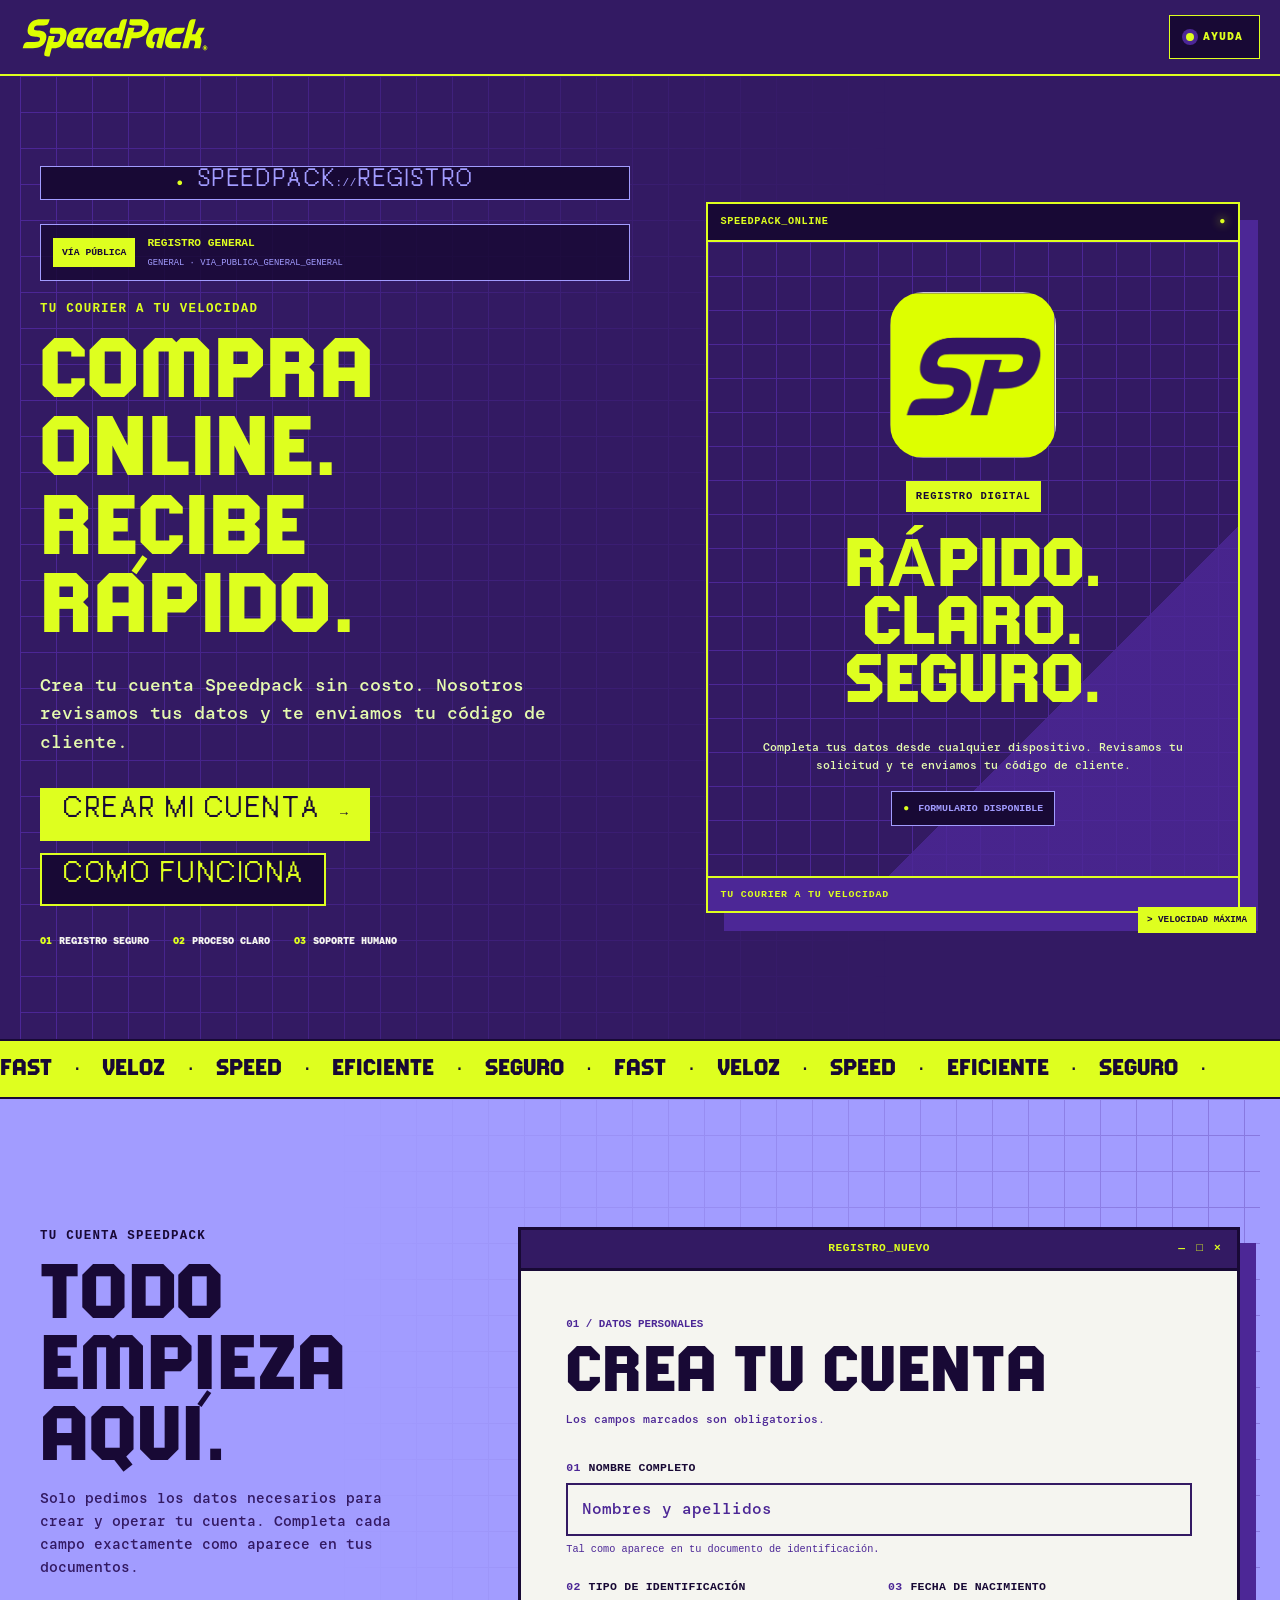
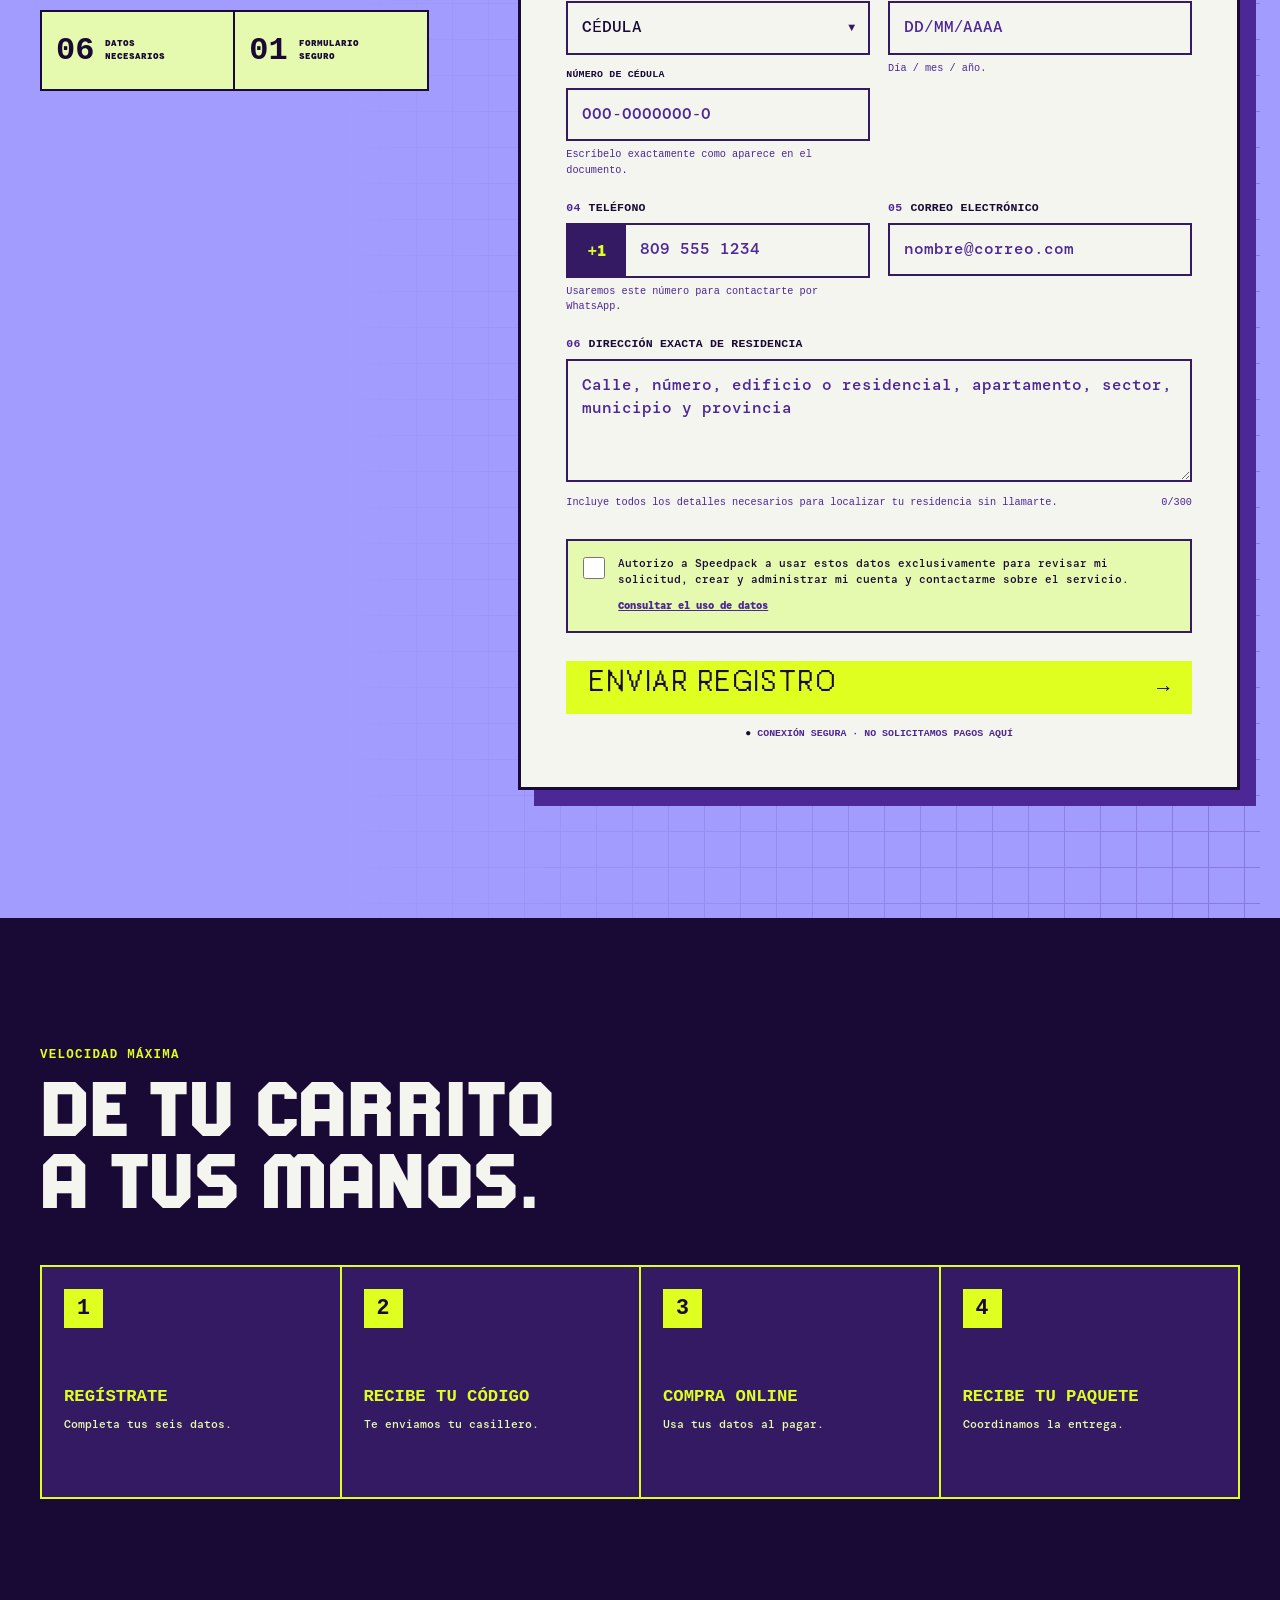
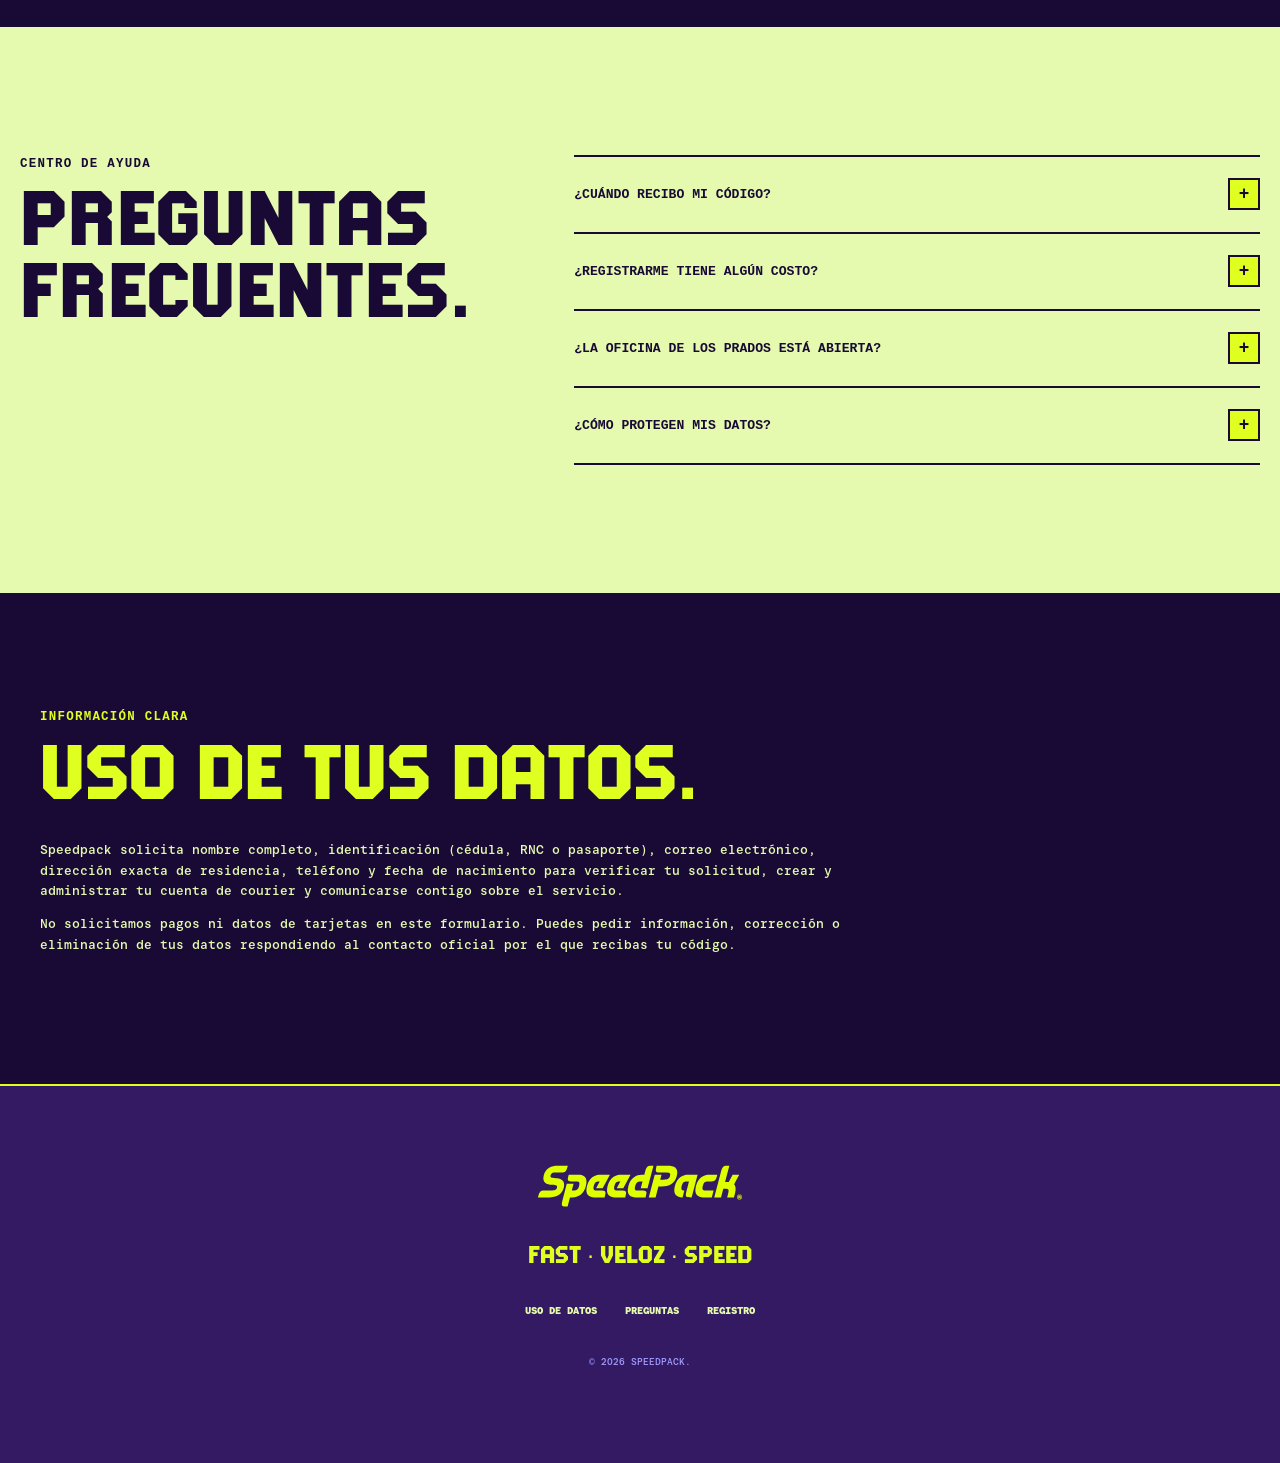
<file: index.html>
<!doctype html>
<html lang="es">
  <head>
    <meta charset="utf-8">
    <meta name="viewport" content="width=device-width, initial-scale=1, viewport-fit=cover">
    <meta name="theme-color" content="#331A63">
    <meta name="description" content="Crea tu cuenta Speedpack para recibir tus compras online con un proceso rápido, claro y seguro.">
    <meta property="og:title" content="Speedpack · Crea tu cuenta">
    <meta property="og:description" content="Regístrate en Speedpack y recibe tus compras online.">
    <meta property="og:type" content="website">
    <title>Speedpack · Crea tu cuenta</title>
    <link rel="icon" href="./assets/speedpack-app-icon.png" type="image/png">
    <link rel="stylesheet" href="./styles.css?v=2.0.0">
    <script type="module" src="./app.js?v=2.0.0"></script>
  </head>
  <body class="campaign-page">
    <a class="skip-link" href="#main">Saltar al contenido</a>

    <header class="site-header">
      <a class="brand-lockup" href="#inicio" aria-label="Speedpack, inicio">
        <img src="./assets/speedpack-logo-neon.svg" alt="Speedpack" width="250" height="58">
      </a>
      <a class="header-help" id="header-help" href="#preguntas">
        <span class="status-dot" aria-hidden="true"></span>
        AYUDA
      </a>
    </header>

    <main id="main">
      <section class="hero" id="inicio">
        <div class="hero-grid" aria-hidden="true"></div>
        <div class="hero-copy">
          <div class="system-label"><span aria-hidden="true">●</span><b id="campaign-system-code">SPEEDPACK://REGISTRO</b></div>
          <div class="campaign-context" id="campaign-context" aria-live="polite">
            <span id="campaign-source-badge">VÍA PÚBLICA</span>
            <b id="campaign-campus-name">REGISTRO GENERAL</b>
            <small id="campaign-piece-code">QR GENERAL</small>
          </div>
          <div class="source-warning" id="source-warning" role="status" hidden>El campus indicado no existe o está inactivo. Continuaremos como registro general de vía pública.</div>
          <p class="eyebrow" id="campaign-eyebrow">TU COURIER A TU VELOCIDAD</p>
          <h1 id="campaign-headline" aria-label="Compra online. Recibe rápido.">COMPRA ONLINE.<br>RECIBE <span class="no-break">R<span class="accented-letter accented-a" aria-hidden="true">A</span>PIDO.</span></h1>
          <p class="hero-intro" id="campaign-description">Crea tu cuenta Speedpack sin costo. Nosotros revisamos tus datos y te enviamos tu código de cliente.</p>

          <div class="hero-actions">
            <a class="brand-button brand-button-primary" href="#registro" data-start-registration>
              CREAR MI CUENTA <span aria-hidden="true">→</span>
            </a>
            <a class="brand-button brand-button-secondary" href="#como-funciona">COMO FUNCIONA</a>
          </div>

          <ul class="trust-list" aria-label="Beneficios">
            <li><span>01</span> REGISTRO SEGURO</li>
            <li><span>02</span> <b id="trust-rate">PROCESO CLARO</b></li>
            <li><span>03</span> SOPORTE HUMANO</li>
          </ul>
        </div>

        <aside class="service-card" aria-label="Registro digital Speedpack">
          <div class="service-card-bar"><span>SPEEDPACK_ONLINE</span><span aria-hidden="true">●</span></div>
          <div class="service-card-body">
            <div class="service-card-heading">
              <span class="service-card-kicker">REGISTRO DIGITAL</span>
              <img src="./assets/speedpack-app-icon.png" alt="SP" width="720" height="790">
            </div>
            <strong>RÁPIDO.<br>CLARO.<br>SEGURO.</strong>
            <div class="service-card-bottom">
              <p>Completa tus datos desde cualquier dispositivo. Revisamos tu solicitud y te enviamos tu código de cliente.</p>
              <div class="service-card-status"><span aria-hidden="true">●</span> FORMULARIO DISPONIBLE</div>
            </div>
          </div>
          <div class="service-card-footer">TU COURIER A TU VELOCIDAD</div>
        </aside>
      </section>

      <div class="speed-ticker" aria-hidden="true">
        <div>FAST · VELOZ · SPEED · EFICIENTE · SEGURO · FAST · VELOZ · SPEED · EFICIENTE · SEGURO ·</div>
      </div>

      <section class="registration-section" id="registro">
        <div class="registration-grid" aria-hidden="true"></div>
        <div class="registration-intro">
          <p class="eyebrow dark">TU CUENTA SPEEDPACK</p>
          <h2 aria-label="Todo empieza aquí.">TODO EMPIEZA<br>AQU<span class="accented-letter accented-i" aria-hidden="true">I</span>.</h2>
          <p>Solo pedimos los datos necesarios para crear y operar tu cuenta. Completa cada campo exactamente como aparece en tus documentos.</p>
          <div class="data-points">
            <div><strong>06</strong><span>DATOS<br>NECESARIOS</span></div>
            <div><strong>01</strong><span>FORMULARIO<br>SEGURO</span></div>
          </div>
        </div>

        <div class="form-window">
          <div class="form-window-bar">
            <span class="window-title">REGISTRO_NUEVO</span>
            <span class="window-controls" aria-hidden="true">— □ ×</span>
          </div>

          <form id="registration-form" novalidate>
            <div class="form-heading">
              <span>01 / DATOS PERSONALES</span>
              <h2>CREA TU CUENTA</h2>
              <p>Los campos marcados son obligatorios.</p>
            </div>

            <div class="form-message" id="form-message" role="alert" tabindex="-1" hidden></div>
            <input class="honeypot" type="text" name="website" tabindex="-1" autocomplete="off" aria-hidden="true">

            <div class="field">
              <label for="full-name"><span>01</span> NOMBRE COMPLETO</label>
              <input id="full-name" name="fullName" type="text" autocomplete="name" maxlength="120" placeholder="Nombres y apellidos" aria-describedby="fullName-hint fullName-error" required>
              <p class="field-hint" id="fullName-hint">Tal como aparece en tu documento de identificación.</p>
              <p class="field-error" id="fullName-error"></p>
            </div>

            <div class="field-grid two-columns">
              <div class="field">
                <label for="document-type"><span>02</span> TIPO DE IDENTIFICACIÓN</label>
                <div class="select-wrap">
                  <select id="document-type" name="documentType" autocomplete="off" required>
                    <option value="cedula">CÉDULA</option>
                    <option value="rnc">RNC</option>
                    <option value="pasaporte">PASAPORTE</option>
                  </select>
                </div>
                <label class="subfield-label" id="document-number-label" for="document-number">NÚMERO DE CÉDULA</label>
                <input id="document-number" name="documentNumber" type="text" inputmode="numeric" autocomplete="off" maxlength="13" placeholder="000-0000000-0" aria-describedby="documentNumber-hint documentNumber-error" required>
                <p class="field-hint" id="documentNumber-hint">Escríbelo exactamente como aparece en el documento.</p>
                <p class="field-error" id="documentNumber-error"></p>
              </div>
              <div class="field">
                <label for="birth-date"><span>03</span> FECHA DE NACIMIENTO</label>
                <input class="date-text" id="birth-date" name="birthDate" type="text" inputmode="numeric" autocomplete="bday" maxlength="10" placeholder="DD/MM/AAAA" aria-describedby="birthDate-hint birthDate-error" required>
                <p class="field-hint" id="birthDate-hint">Día / mes / año.</p>
                <p class="field-error" id="birthDate-error"></p>
              </div>
            </div>

            <div class="field-grid two-columns">
              <div class="field">
                <label for="phone"><span>04</span> TELÉFONO</label>
                <div class="phone-field"><b>+1</b><input id="phone" name="phone" type="tel" inputmode="tel" autocomplete="tel" placeholder="809 555 1234" maxlength="12" aria-describedby="phone-hint phone-error" required></div>
                <p class="field-hint" id="phone-hint">Usaremos este número para contactarte por WhatsApp.</p>
                <p class="field-error" id="phone-error"></p>
              </div>
              <div class="field">
                <label for="email"><span>05</span> CORREO ELECTRÓNICO</label>
                <input id="email" name="email" type="email" autocomplete="email" inputmode="email" maxlength="254" placeholder="nombre@correo.com" aria-describedby="email-error" required>
                <p class="field-error" id="email-error"></p>
              </div>
            </div>

            <div class="field">
              <label for="address-line"><span>06</span> DIRECCIÓN EXACTA DE RESIDENCIA</label>
              <textarea id="address-line" name="addressLine" autocomplete="street-address" rows="4" maxlength="300" placeholder="Calle, número, edificio o residencial, apartamento, sector, municipio y provincia" aria-describedby="addressLine-hint addressLine-error" required></textarea>
              <div class="field-meta"><p class="field-hint" id="addressLine-hint">Incluye todos los detalles necesarios para localizar tu residencia sin llamarte.</p><span id="address-count">0/300</span></div>
              <p class="field-error" id="addressLine-error"></p>
            </div>

            <div class="consent-panel" id="consent-panel">
              <div class="consent-choice">
                <input id="privacy-consent" type="checkbox" name="privacyConsent" aria-describedby="privacyConsent-status privacyConsent-error" required>
                <label for="privacy-consent">Autorizo a Speedpack a usar estos datos exclusivamente para revisar mi solicitud, crear y administrar mi cuenta y contactarme sobre el servicio.</label>
              </div>
              <a class="consent-details" href="#uso-de-datos">Consultar el uso de datos</a>
              <p class="consent-status" id="privacyConsent-status" hidden><span aria-hidden="true">✓</span> AUTORIZACIÓN MARCADA · SE REGISTRARÁ CON LA SOLICITUD</p>
              <p class="field-error" id="privacyConsent-error"></p>
            </div>

            <button class="brand-button brand-button-primary submit-button" id="submit-registration" type="submit">
              <span>ENVIAR REGISTRO</span><b aria-hidden="true">→</b>
            </button>
            <p class="secure-submit"><span>●</span> CONEXIÓN SEGURA · NO SOLICITAMOS PAGOS AQUÍ</p>
          </form>

          <section class="confirmation" id="confirmation" aria-labelledby="confirmation-title" hidden>
            <div class="success-console">✓</div>
            <p class="eyebrow dark">REGISTRO RECIBIDO</p>
            <h2 id="confirmation-title" tabindex="-1">¡LISTO, <span id="confirmation-name"></span>!</h2>
            <p>Revisaremos tus datos y enviaremos tu código Speedpack y la dirección de tu casillero por WhatsApp o correo.</p>
            <div class="request-code">
              <span>NÚMERO DE SOLICITUD</span>
              <div><strong id="confirmation-code"></strong><button id="copy-code" type="button" aria-label="Copiar número de solicitud">COPIAR</button></div>
            </div>
            <ol class="next-steps">
              <li><span>1</span> REVISAMOS TUS DATOS</li>
              <li><span>2</span> RECIBES TU CÓDIGO</li>
              <li><span>3</span> EMPIEZAS A RECIBIR TUS PAQUETES</li>
            </ol>
            <div class="campus-followup" id="campus-followup" hidden>
              <span class="campus-followup-kicker">SPEEDPACK CAMPUS</span>
              <h3>ÚNETE AL CANAL INFORMATIVO DE SPEEDPACK CAMPUS <span id="confirmation-campus"></span></h3>
              <p>Recibe avisos de Campus Drops y ventanas de retiro de tu universidad.</p>
              <a class="brand-button brand-button-primary" id="confirmation-channel" href="#" target="_blank" rel="noopener noreferrer" hidden>UNIRME AL CANAL →</a>
              <p class="channel-pending" id="channel-pending" hidden>Tu campus quedó identificado. El canal se mostrará aquí cuando Speedpack lo active.</p>
              <a class="pickup-confirmation-link" id="pickup-confirmation-link" href="./retiro.html" hidden>CONFIRMAR RETIRO EN UN CAMPUS DROP →</a>
            </div>
            <a class="brand-button brand-button-secondary" href="#inicio">VOLVER AL INICIO</a>
            <p class="confirmation-note">Este número identifica tu solicitud; todavía no es tu código de casillero.</p>
          </section>
        </div>
      </section>

      <section class="how-section" id="como-funciona">
        <div class="section-heading">
          <p class="eyebrow">VELOCIDAD MÁXIMA</p>
          <h2>DE TU CARRITO<br>A TUS MANOS.</h2>
        </div>
        <ol class="process-grid">
          <li><span>1</span><h3>REGÍSTRATE</h3><p>Completa tus seis datos.</p></li>
          <li><span>2</span><h3>RECIBE TU CÓDIGO</h3><p>Te enviamos tu casillero.</p></li>
          <li><span>3</span><h3>COMPRA ONLINE</h3><p>Usa tus datos al pagar.</p></li>
          <li><span>4</span><h3>RECIBE TU PAQUETE</h3><p>Coordinamos la entrega.</p></li>
        </ol>
      </section>

      <section class="faq-section" id="preguntas">
        <div class="section-heading">
          <p class="eyebrow dark">CENTRO DE AYUDA</p>
          <h2>PREGUNTAS<br>FRECUENTES.</h2>
        </div>
        <div class="faq-list">
          <details>
            <summary>¿CUÁNDO RECIBO MI CÓDIGO?<span>+</span></summary>
            <p>Después de validar tus datos, enviaremos por WhatsApp o correo tu código de cliente y la dirección que usarás en tus compras.</p>
          </details>
          <details>
            <summary>¿REGISTRARME TIENE ALGÚN COSTO?<span>+</span></summary>
            <p>No. Completar este formulario y solicitar tu cuenta Speedpack no tiene costo.</p>
          </details>
          <details>
            <summary>¿LA OFICINA DE LOS PRADOS ESTÁ ABIERTA?<span>+</span></summary>
            <p>Todavía no está abierta al público. Actualmente coordinamos la entrega dentro de las zonas habilitadas.</p>
          </details>
          <details>
            <summary>¿CÓMO PROTEGEN MIS DATOS?<span>+</span></summary>
            <p>Los registros llegan a una hoja privada de Speedpack y se usan únicamente para crear y administrar tu cuenta y contactarte sobre el servicio.</p>
          </details>
        </div>
      </section>

      <section class="data-use-section" id="uso-de-datos" aria-labelledby="data-use-title">
        <p class="eyebrow">INFORMACIÓN CLARA</p>
        <h2 id="data-use-title">USO DE TUS DATOS.</h2>
        <p>Speedpack solicita nombre completo, identificación (cédula, RNC o pasaporte), correo electrónico, dirección exacta de residencia, teléfono y fecha de nacimiento para verificar tu solicitud, crear y administrar tu cuenta de courier y comunicarse contigo sobre el servicio.</p>
        <p>No solicitamos pagos ni datos de tarjetas en este formulario. Puedes pedir información, corrección o eliminación de tus datos respondiendo al contacto oficial por el que recibas tu código.</p>
      </section>
    </main>

    <div class="mobile-cta" id="mobile-cta">
      <a class="brand-button brand-button-primary" href="#registro" data-start-registration>CREAR MI CUENTA →</a>
    </div>

    <footer class="site-footer">
      <img src="./assets/speedpack-logo-neon.svg" alt="Speedpack" width="250" height="58">
      <p>FAST · VELOZ · SPEED</p>
      <nav aria-label="Información"><a href="#uso-de-datos">USO DE DATOS</a><a href="#preguntas">PREGUNTAS</a><a href="#registro">REGISTRO</a></nav>
      <small>© <span id="current-year"></span> SPEEDPACK.</small>
    </footer>
  </body>
</html>
</file>
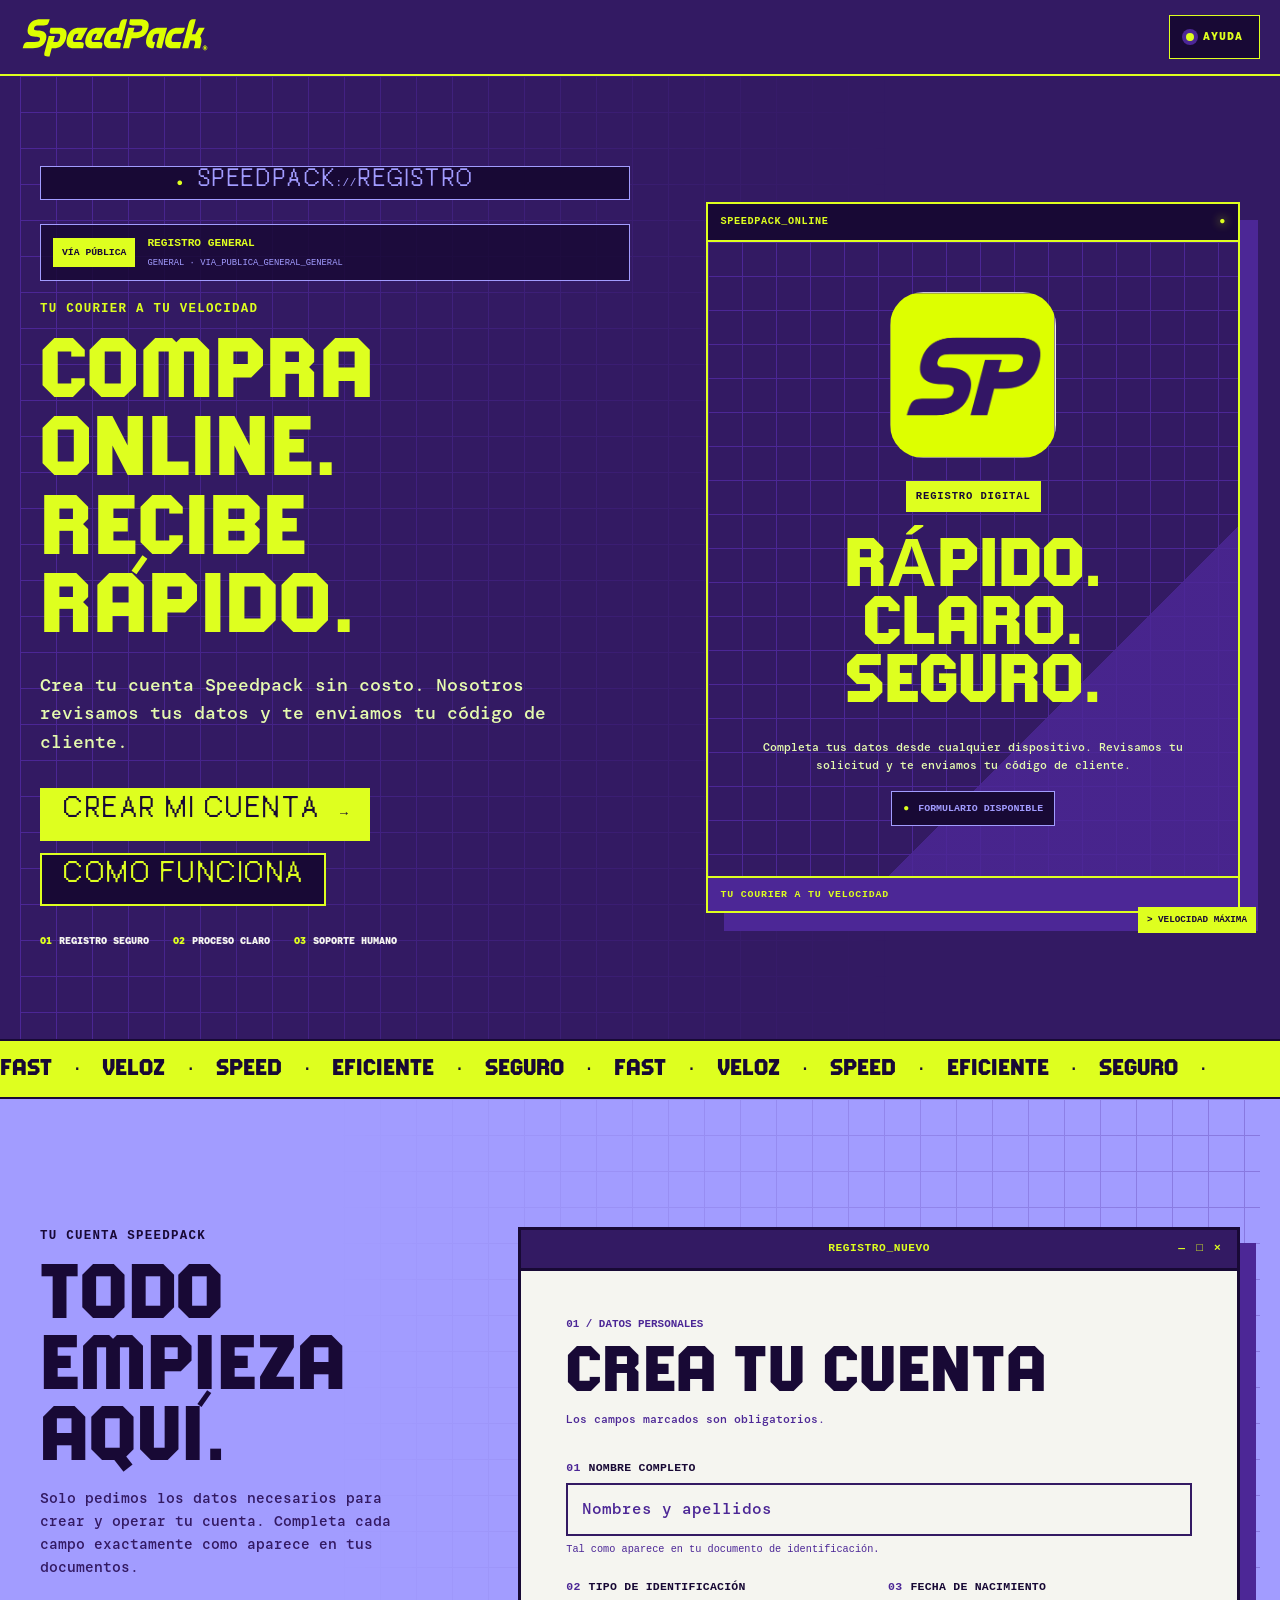
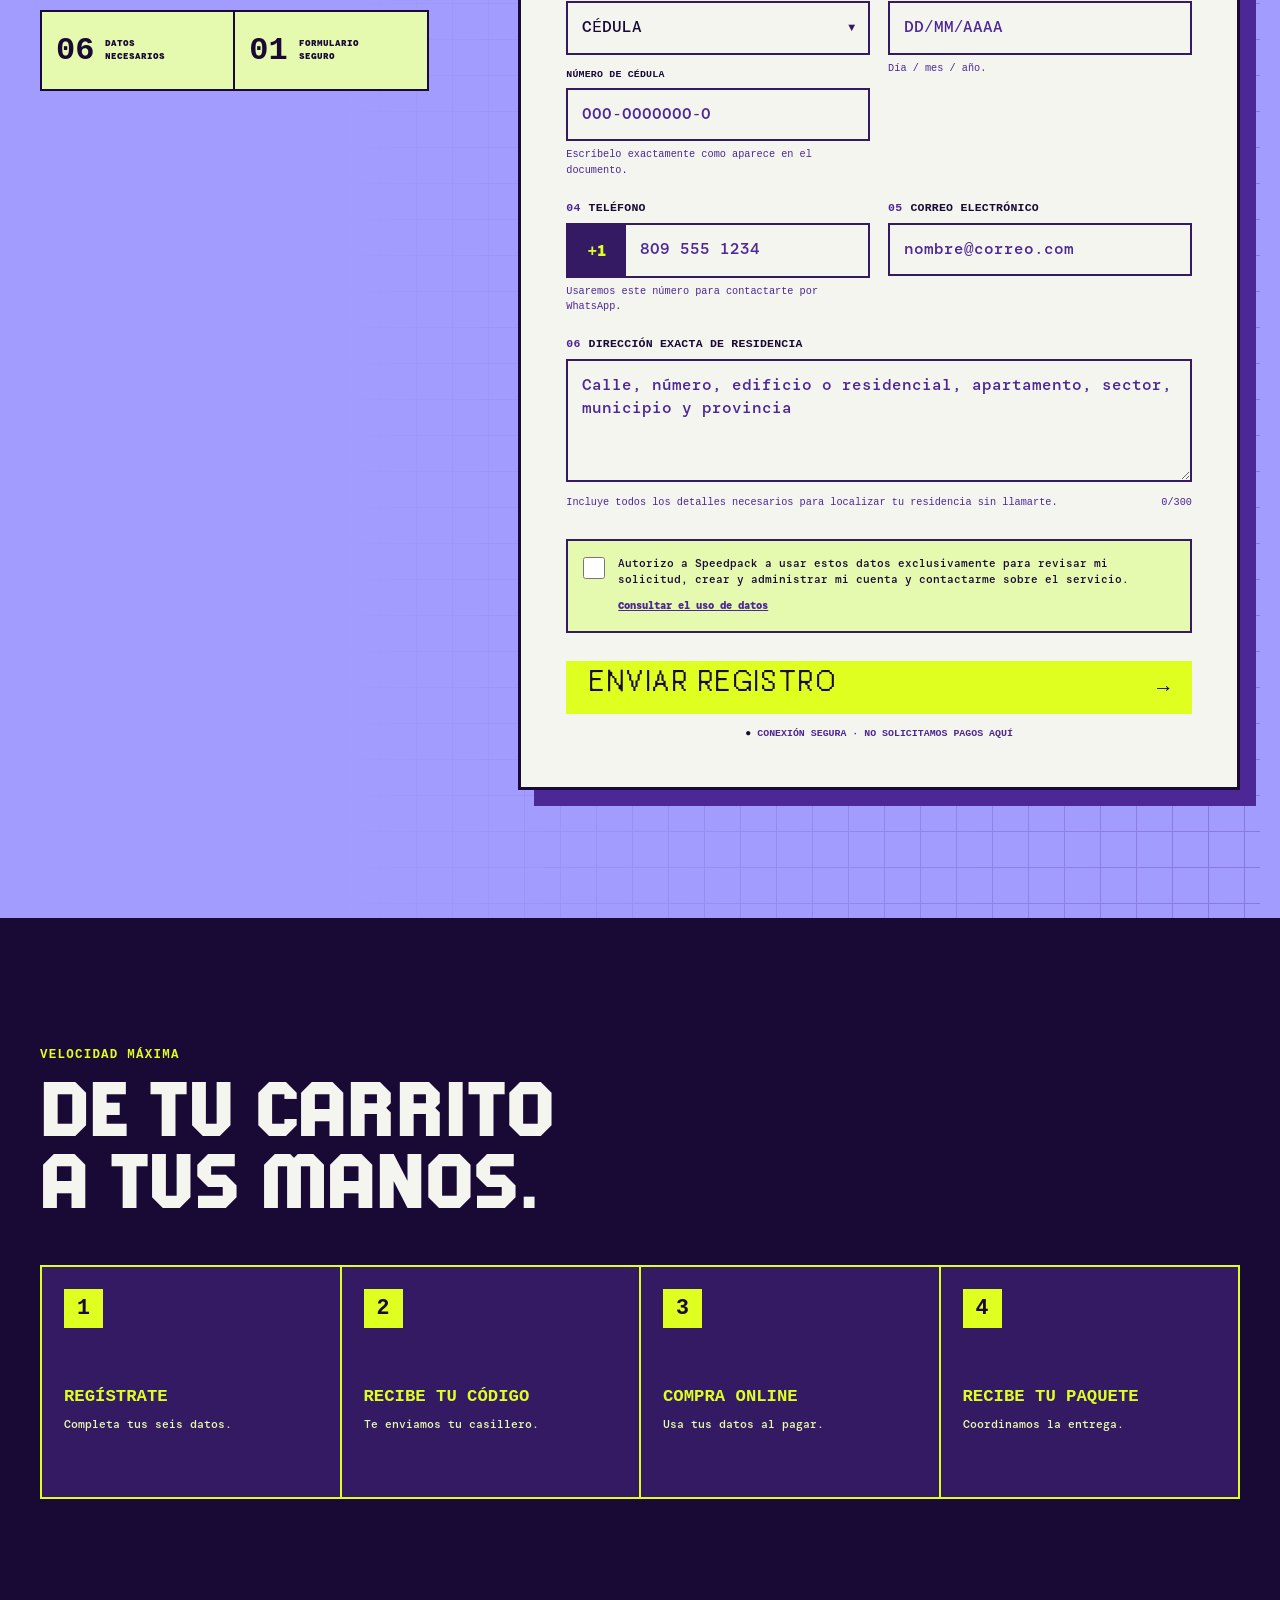
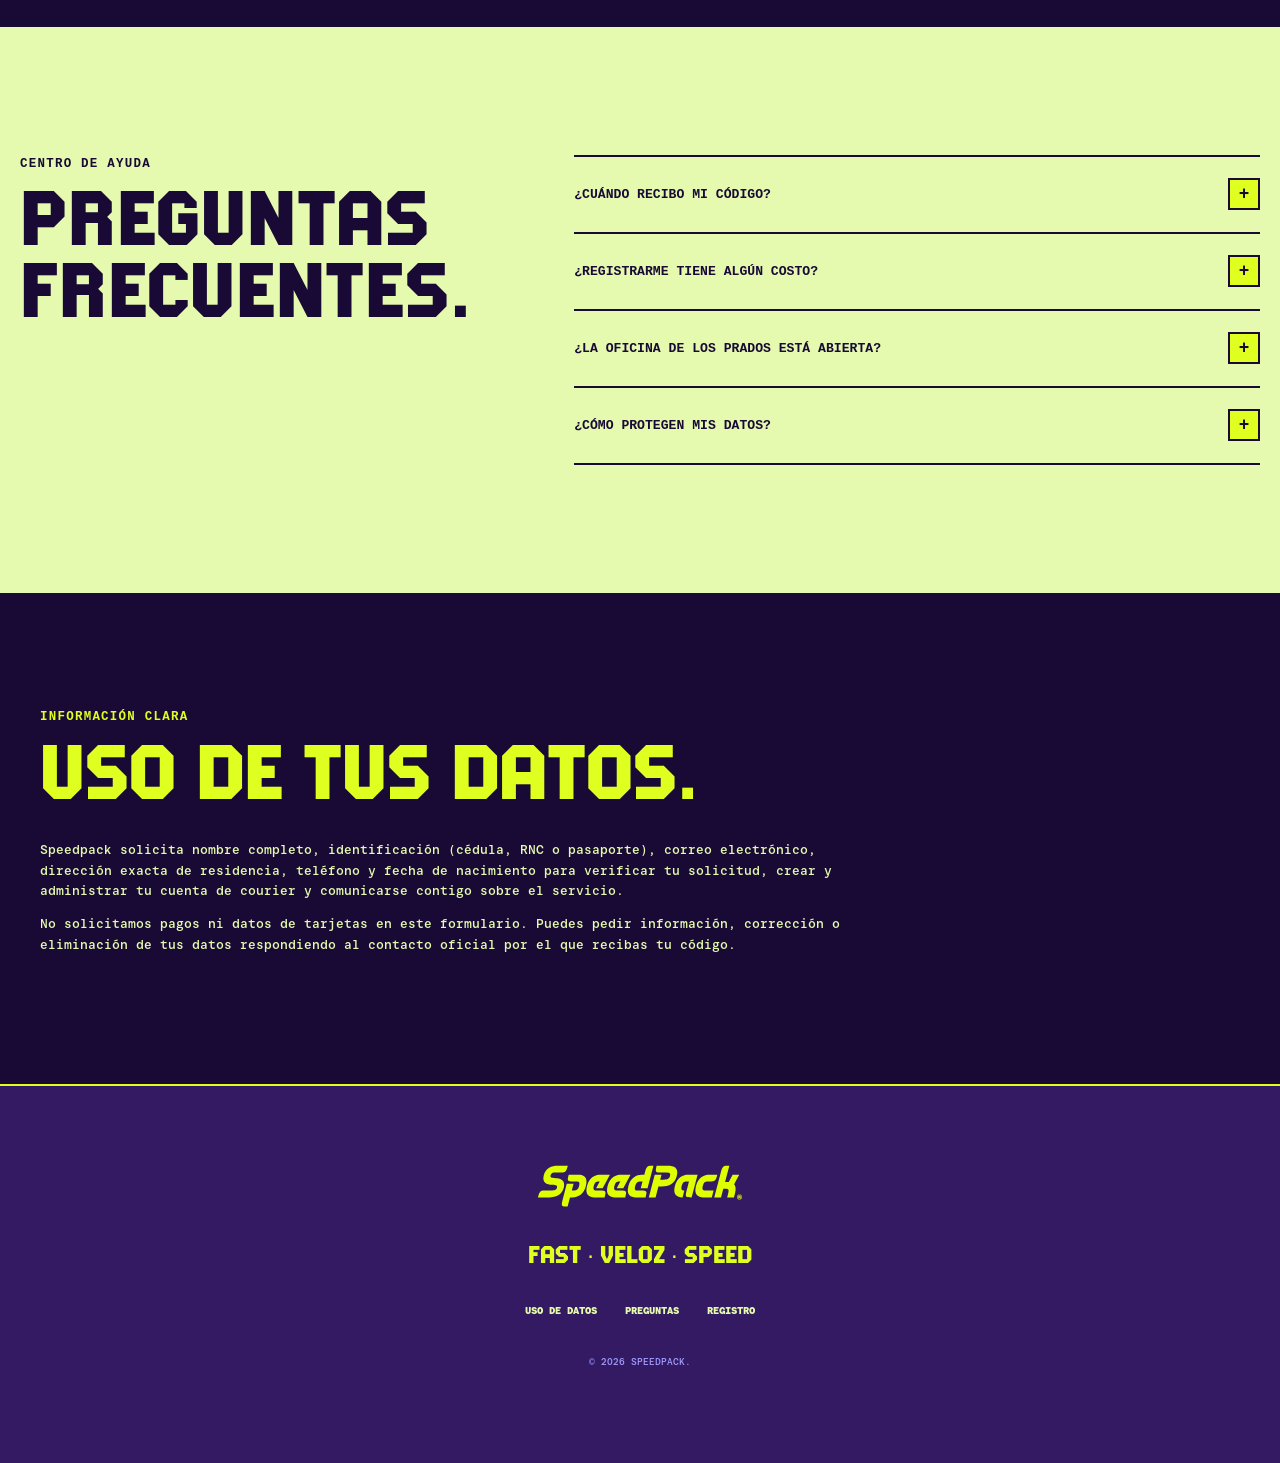
<file: registro/index.html>
<!doctype html>
<html lang="es"><head><meta charset="utf-8"><meta name="viewport" content="width=device-width,initial-scale=1"><title>Registro Speedpack</title><script>window.location.replace("/" + window.location.search + window.location.hash);</script></head><body>Abriendo registro Speedpack…</body></html>
</file>
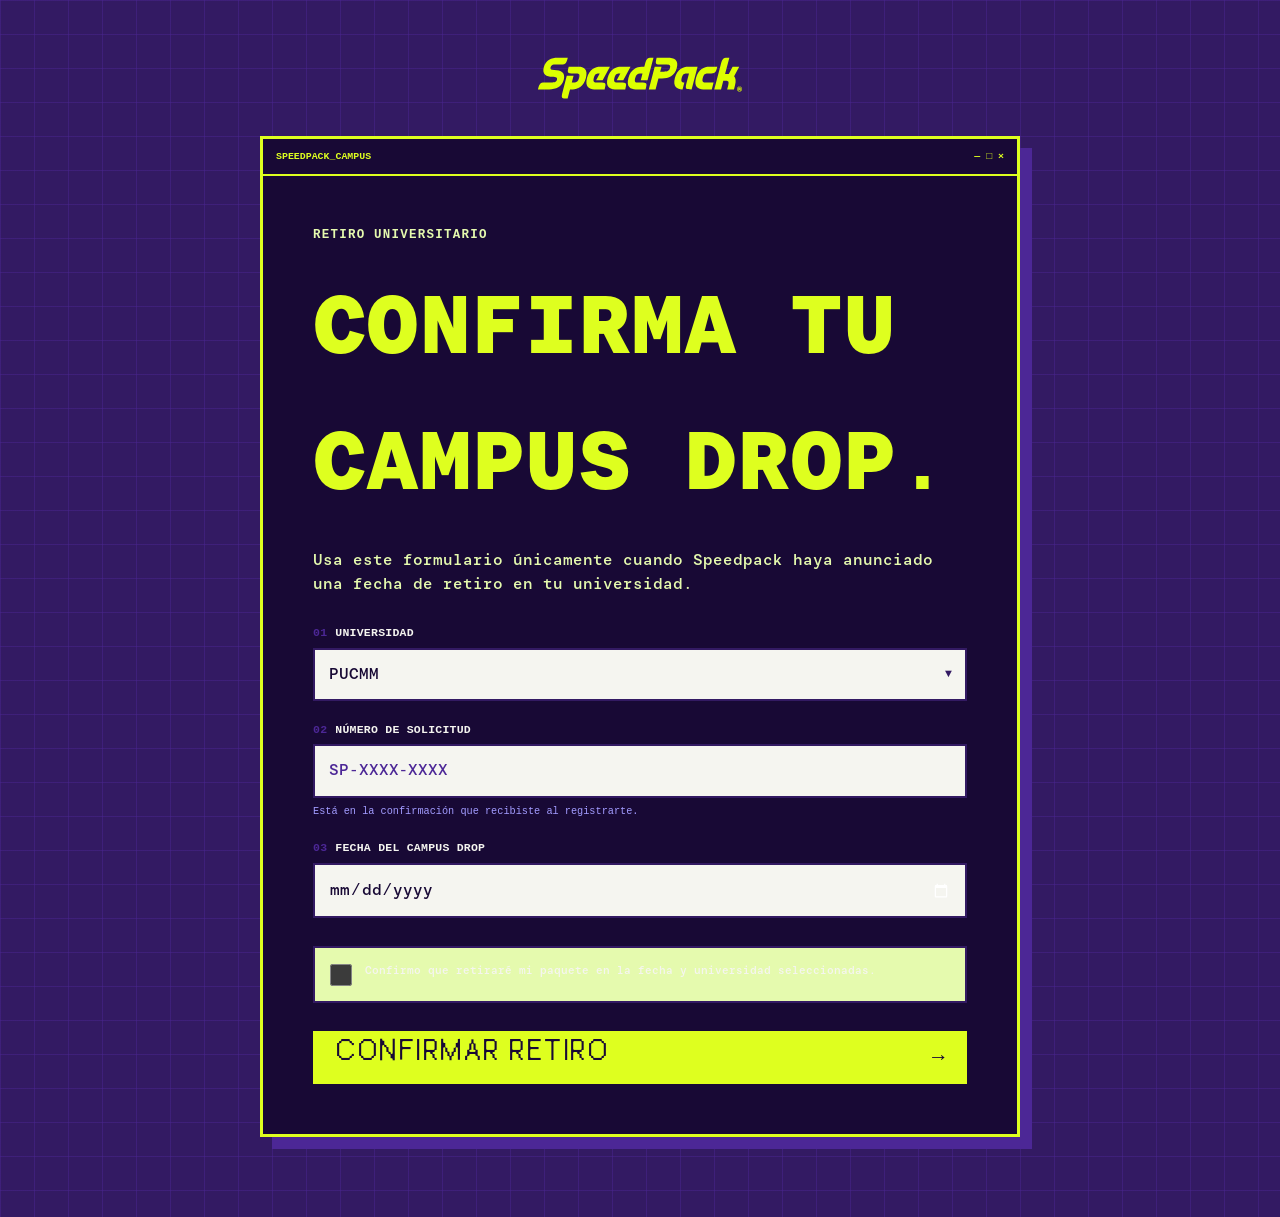
<file: retiro.html>
<!doctype html>
<html lang="es">
  <head>
    <meta charset="utf-8">
    <meta name="viewport" content="width=device-width, initial-scale=1, viewport-fit=cover">
    <meta name="theme-color" content="#331A63">
    <meta name="robots" content="noindex">
    <title>Speedpack Campus · Confirmar retiro</title>
    <link rel="icon" href="./assets/speedpack-app-icon.png" type="image/png">
    <link rel="stylesheet" href="./styles.css?v=2.0.0">
    <script type="module" src="./retiro.js?v=2.0.0"></script>
  </head>
  <body class="pickup-page">
    <main class="pickup-shell">
      <a href="./"><img class="pickup-logo" src="./assets/speedpack-logo-neon.svg" alt="Speedpack" width="250" height="58"></a>
      <section class="pickup-window">
        <header><span>SPEEDPACK_CAMPUS</span><span>— □ ×</span></header>
        <div class="pickup-body">
          <p class="eyebrow">RETIRO UNIVERSITARIO</p>
          <h1>CONFIRMA TU CAMPUS DROP.</h1>
          <p>Usa este formulario únicamente cuando Speedpack haya anunciado una fecha de retiro en tu universidad.</p>
          <form class="pickup-form" id="pickup-form" novalidate>
            <div class="form-message" id="pickup-message" role="alert" hidden></div>
            <div class="field">
              <label for="pickup-campus"><span>01</span> UNIVERSIDAD</label>
              <div class="select-wrap"><select id="pickup-campus" name="campus" required></select></div>
              <p class="field-error" id="pickupCampus-error"></p>
            </div>
            <div class="field">
              <label for="pickup-request"><span>02</span> NÚMERO DE SOLICITUD</label>
              <input id="pickup-request" name="confirmationCode" type="text" inputmode="text" maxlength="12" placeholder="SP-XXXX-XXXX" required>
              <p class="field-hint">Está en la confirmación que recibiste al registrarte.</p>
              <p class="field-error" id="pickupRequest-error"></p>
            </div>
            <div class="field">
              <label for="pickup-date"><span>03</span> FECHA DEL CAMPUS DROP</label>
              <input id="pickup-date" name="campusDropDate" type="date" required>
              <p class="field-error" id="pickupDate-error"></p>
            </div>
            <div class="consent-panel" id="pickup-consent-panel">
              <div class="consent-choice">
                <input id="pickup-consent" type="checkbox" required>
                <label for="pickup-consent">Confirmo que retiraré mi paquete en la fecha y universidad seleccionadas.</label>
              </div>
              <p class="field-error" id="pickupConsent-error"></p>
            </div>
            <button class="brand-button brand-button-primary submit-button" id="pickup-submit" type="submit"><span>CONFIRMAR RETIRO</span><b>→</b></button>
          </form>
          <div class="pickup-result" id="pickup-result" hidden>
            <strong>RETIRO CONFIRMADO ✓</strong>
            <p>Tu confirmación fue enviada al equipo de Speedpack Campus.</p>
          </div>
        </div>
      </section>
    </main>
  </body>
</html>
</file>
<file: styles.css>
@font-face {
  font-family: "Associate Mono";
  src: url("./fonts/associate-mono-regular.woff") format("woff");
  font-style: normal;
  font-weight: 400;
  font-display: swap;
}
@font-face {
  font-family: "Associate Mono";
  src: url("./fonts/associate-mono-medium.woff") format("woff");
  font-style: normal;
  font-weight: 500;
  font-display: swap;
}
@font-face {
  font-family: "Associate Mono";
  src: url("./fonts/associate-mono-bold.woff") format("woff");
  font-style: normal;
  font-weight: 700;
  font-display: swap;
}
@font-face {
  font-family: "Dothed";
  src: url("./fonts/dothed-regular.woff") format("woff");
  font-style: normal;
  font-weight: 700;
  font-display: swap;
}
@font-face {
  font-family: "FK Raster Grotesk";
  src: url("./fonts/fk-raster-grotesk.woff") format("woff");
  font-style: normal;
  font-weight: 500;
  font-display: swap;
}

:root {
  --neon: #DEFF1F;
  --purple: #4C2796;
  --purple-dark: #331A63;
  --night: #180935;
  --lilac: #A29CFF;
  --mint: #E5FAAE;
  --black: #212020;
  --paper: #F5F5F0;
  --font-body: "Associate Mono", monospace;
  --font-display: "Dothed", sans-serif;
  --font-pixel: "FK Raster Grotesk", monospace;
  --font-ui-mono: ui-monospace, "SFMono-Regular", Menlo, Monaco, Consolas, "Liberation Mono", monospace;
  --content: 1240px;
  color-scheme: dark;
  font-family: var(--font-body);
  font-synthesis: none;
}

* { box-sizing: border-box; }
html { scroll-behavior: smooth; scroll-padding-top: 82px; }
body { margin: 0; background: var(--night); color: var(--paper); line-height: 1.55; -webkit-font-smoothing: antialiased; }
body, button, input, textarea { font-family: var(--font-body); }
img, svg { display: block; max-width: 100%; }
a { color: inherit; }
button, input, textarea { font: inherit; }
button, a, input, textarea { -webkit-tap-highlight-color: transparent; }
button { cursor: pointer; }
[hidden] { display: none !important; }

.skip-link { position: fixed; top: 10px; left: 10px; z-index: 999; transform: translateY(-160%); padding: 12px 16px; border: 2px solid var(--night); background: var(--neon); color: var(--night); font-weight: 700; }
.skip-link:focus { transform: translateY(0); }
:focus-visible { outline: 3px solid var(--neon); outline-offset: 4px; }

.site-header {
  position: sticky;
  top: 0;
  z-index: 50;
  display: flex;
  align-items: center;
  justify-content: space-between;
  min-height: 76px;
  padding: 10px max(20px, calc((100vw - var(--content)) / 2));
  border-bottom: 2px solid var(--neon);
  background: var(--purple-dark);
}
.brand-lockup { display: block; width: 190px; text-decoration: none; }
.brand-lockup img { width: 100%; height: auto; }
.header-help {
  display: inline-flex;
  align-items: center;
  gap: 9px;
  min-height: 44px;
  padding: 0 16px;
  border: 1px solid var(--neon);
  background: var(--night);
  color: var(--neon);
  font-size: .72rem;
  font-weight: 700;
  letter-spacing: .08em;
  text-decoration: none;
}
.status-dot { width: 8px; height: 8px; border-radius: 50%; background: var(--neon); box-shadow: 0 0 0 4px var(--purple); }

.campaign-alert { position: fixed; z-index: 100; inset: 86px 18px auto; max-width: 520px; margin: auto; padding: 16px; border: 2px solid var(--neon); background: var(--night); color: var(--paper); text-align: center; }
.campaign-alert p { margin: 0 0 8px; }.campaign-alert button { border: 0; background: none; color: var(--neon); font-weight: 700; text-decoration: underline; }

.hero {
  position: relative;
  isolation: isolate;
  display: grid;
  grid-template-columns: minmax(0, 1.05fr) minmax(440px, .95fr);
  gap: clamp(38px, 6vw, 86px);
  align-items: center;
  max-width: var(--content);
  min-height: calc(100svh - 76px);
  margin: 0 auto;
  padding: clamp(58px, 7vw, 100px) 20px;
}
.hero::before {
  content: "";
  position: absolute;
  z-index: -2;
  top: 0;
  bottom: 0;
  left: 50%;
  width: 100vw;
  transform: translateX(-50%);
  background: var(--purple-dark);
}
.hero-grid, .registration-grid {
  position: absolute;
  z-index: -1;
  inset: 0;
  background-image:
    linear-gradient(var(--purple) 1px, transparent 1px),
    linear-gradient(90deg, var(--purple) 1px, transparent 1px);
  background-size: 36px 36px;
  mask-image: linear-gradient(to right, black, transparent 70%);
}
.system-label {
  display: grid;
  grid-template-columns: 12px auto 12px;
  gap: 8px;
  align-items: center;
  justify-content: center;
  margin: 0 0 24px;
  padding: 8px 11px;
  border: 1px solid var(--lilac);
  background: var(--night);
  color: var(--lilac);
  font-family: var(--font-pixel);
  font-size: .68rem;
  letter-spacing: .06em;
}
.system-label span { color: var(--neon); }
.system-label b { grid-column: 2; font: inherit; text-align: center; }
.system-label::after { content: ""; grid-column: 3; }
.eyebrow { margin: 0 0 13px; color: var(--neon); font-family: var(--font-ui-mono); font-size: .78rem; font-weight: 800; letter-spacing: .1em; }
.eyebrow.dark { color: var(--night); }
.hero h1, .registration-intro h2, .section-heading h2, .form-heading h2, .confirmation h2 {
  margin: 0;
  font-family: var(--font-display);
  font-weight: 700;
  letter-spacing: .01em;
  line-height: .93;
}
.hero h1 { max-width: 720px; color: var(--neon); font-size: clamp(3.25rem, 6.6vw, 6.7rem); }
.accented-letter { position: relative; display: inline-block; }
.no-break { white-space: nowrap; }
.accented-letter::after { content: ""; position: absolute; top: -.08em; width: .22em; height: .07em; background: currentColor; transform: rotate(-55deg); transform-origin: center; }
.accented-a::after { left: .43em; }
.accented-i::after { left: .18em; }
.hero-intro { max-width: 650px; margin: 25px 0 0; color: var(--mint); font-size: clamp(.98rem, 1.5vw, 1.14rem); }

.offer-terminal { max-width: 650px; margin-top: 32px; border: 2px solid var(--neon); background: var(--night); box-shadow: 12px 12px 0 var(--purple); }
.terminal-bar { display: flex; align-items: center; justify-content: space-between; padding: 7px 11px; background: var(--neon); color: var(--night); font-family: var(--font-pixel); font-size: .7rem; font-weight: 500; }
.terminal-body { display: grid; grid-template-columns: 1fr auto; gap: 22px; align-items: stretch; padding: 20px; }
.terminal-body > div:first-child > span, .free-offer > span { display: block; color: var(--lilac); font-size: .68rem; font-weight: 700; letter-spacing: .1em; }
.terminal-body strong { display: flex; align-items: baseline; gap: 6px; margin-top: 7px; color: var(--neon); }
.terminal-body strong small { font-size: .8rem; }.terminal-body strong b { font-family: var(--font-display); font-size: clamp(2.9rem, 5vw, 4.7rem); font-weight: 700; line-height: .8; }
.free-offer { display: flex; min-width: 150px; padding: 8px 14px; border-left: 1px solid var(--purple); flex-direction: column; justify-content: center; }
.free-offer strong { display: block; color: var(--paper); font-family: var(--font-display); font-size: 2rem; }
.offer-terminal > p { margin: 0; padding: 0 20px 16px; color: var(--lilac); font-size: .62rem; }

.hero-actions { display: flex; flex-wrap: wrap; gap: 12px; margin-top: 31px; }
.brand-button {
  display: inline-flex;
  align-items: center;
  justify-content: space-between;
  gap: 20px;
  min-height: 53px;
  padding: 0 20px;
  border: 2px solid var(--neon);
  border-radius: 0;
  font-family: var(--font-pixel);
  font-size: .82rem;
  font-weight: 500;
  letter-spacing: .04em;
  white-space: nowrap;
  text-decoration: none;
  transition: transform 140ms ease, box-shadow 140ms ease;
}
.brand-button:hover { transform: translate(-3px, -3px); box-shadow: 6px 6px 0 var(--purple); }
.brand-button:disabled { cursor: wait; opacity: .65; transform: none; box-shadow: none; }
.brand-button-primary { background: var(--neon); color: var(--night); }
.brand-button-secondary { background: var(--night); color: var(--neon); }
.trust-list { display: flex; flex-wrap: wrap; gap: 15px 24px; margin: 28px 0 0; padding: 0; color: var(--paper); font-size: .64rem; font-weight: 700; list-style: none; }
.trust-list li { display: flex; gap: 7px; align-items: center; }.trust-list span { color: var(--neon); }
.campaign-context { display: grid; width: min(100%, 590px); grid-template-columns: auto 1fr; gap: 4px 12px; align-items: center; margin: 0 0 19px; padding: 10px 12px; border: 1px solid var(--lilac); background: rgba(24,9,53,.84); color: var(--paper); font-family: var(--font-ui-mono); }
.campaign-context > span { grid-row: span 2; padding: 7px 9px; background: var(--neon); color: var(--night); font-size: .61rem; font-weight: 800; }
.campaign-context b { overflow: hidden; color: var(--neon); font-size: .7rem; text-overflow: ellipsis; white-space: nowrap; }
.campaign-context small { overflow: hidden; color: var(--lilac); font-size: .55rem; text-overflow: ellipsis; white-space: nowrap; }
.source-warning { max-width: 590px; margin: -8px 0 18px; padding: 10px 12px; border: 1px solid var(--neon); color: var(--mint); font-size: .66rem; line-height: 1.5; }
body[data-source="universidad"] .campaign-context { border-color: var(--neon); }

.service-card { position: relative; margin: 0; border: 2px solid var(--neon); background: var(--night); box-shadow: 18px 18px 0 var(--purple); }
.service-card-bar { display: flex; align-items: center; justify-content: space-between; min-height: 38px; padding: 8px 12px; border-bottom: 2px solid var(--neon); color: var(--neon); font-family: var(--font-ui-mono); font-size: .64rem; font-weight: 800; letter-spacing: .06em; }
.service-card-bar span:last-child { text-shadow: 0 0 10px var(--neon); }
.service-card-body { min-height: 540px; padding: clamp(28px, 4.2vw, 50px); background-color: var(--purple-dark); background-image: linear-gradient(var(--purple) 1px, transparent 1px), linear-gradient(90deg, var(--purple) 1px, transparent 1px), linear-gradient(135deg, transparent 0 70%, rgba(76,39,150,.82) 70% 100%); background-size: 34px 34px, 34px 34px, 100% 100%; text-align: center; }
.service-card-heading { display: grid; justify-items: center; gap: 23px; }
.service-card-heading img { grid-row: 1; width: clamp(145px, 13vw, 184px); height: clamp(145px, 13vw, 184px); border-radius: 20%; object-fit: cover; object-position: center 75%; }
.service-card-kicker { display: inline-block; padding: 7px 10px; background: var(--neon); color: var(--night); font-family: var(--font-ui-mono); font-size: .66rem; font-weight: 800; letter-spacing: .08em; }
.service-card > .service-card-body > strong { display: block; margin-top: 25px; color: var(--neon); font-family: var(--font-display); font-size: clamp(3.45rem, 5.4vw, 5.45rem); line-height: .84; }
.service-card-bottom { display: grid; justify-items: center; gap: 16px; margin-top: 28px; }
.service-card p { max-width: 430px; margin: 0; color: var(--mint); font-size: .72rem; }
.service-card-status { display: inline-flex; align-items: center; gap: 9px; padding: 9px 11px; border: 1px solid var(--lilac); background: var(--night); color: var(--lilac); font-family: var(--font-ui-mono); font-size: .62rem; font-weight: 800; }
.service-card-status span { color: var(--neon); }
.service-card-footer { padding: 9px 12px; border-top: 2px solid var(--neon); background: var(--purple); color: var(--neon); font-family: var(--font-ui-mono); font-size: .62rem; font-weight: 800; letter-spacing: .08em; }
.service-card::after { content: "> VELOCIDAD MÁXIMA"; position: absolute; right: -18px; bottom: -22px; padding: 6px 9px; background: var(--neon); color: var(--night); font-family: var(--font-ui-mono); font-size: .58rem; font-weight: 800; }

.speed-ticker { overflow: hidden; border-block: 2px solid var(--night); background: var(--neon); color: var(--night); }
.speed-ticker div { width: max-content; padding: 10px 0; font-family: var(--font-display); font-size: 1.45rem; word-spacing: 1rem; animation: ticker 24s linear infinite; }
@keyframes ticker { to { transform: translateX(-50%); } }

.registration-section {
  position: relative;
  isolation: isolate;
  display: grid;
  grid-template-columns: minmax(260px, .7fr) minmax(560px, 1.3fr);
  gap: clamp(38px, 7vw, 96px);
  max-width: var(--content);
  margin: 0 auto;
  padding: clamp(80px, 10vw, 140px) 20px;
  color: var(--night);
}
.registration-section::before { content: ""; position: absolute; z-index: -3; inset: 0 50%; width: 100vw; transform: translateX(-50%); background: var(--lilac); }
.registration-grid { mask-image: linear-gradient(to left, black, transparent 75%); opacity: .3; }
.registration-intro { position: sticky; top: 112px; align-self: start; }
.registration-intro h2 { color: var(--night); font-size: clamp(3.4rem, 6vw, 6rem); }
.registration-intro > p:not(.eyebrow) { max-width: 470px; color: var(--purple-dark); font-size: .92rem; }
.data-points { display: grid; grid-template-columns: repeat(2, 1fr); gap: 2px; margin-top: 30px; border: 2px solid var(--night); background: var(--night); }
.data-points div { display: flex; align-items: center; gap: 11px; padding: 14px; background: var(--mint); }
.data-points strong { font-family: var(--font-ui-mono); font-size: 2rem; font-weight: 800; }.data-points span { font-size: .58rem; font-weight: 700; line-height: 1.35; }

.form-window { border: 3px solid var(--night); background: var(--paper); color: var(--night); color-scheme: light; box-shadow: 16px 16px 0 var(--purple); }
.form-window-bar { position: relative; display: flex; justify-content: flex-end; align-items: center; min-height: 41px; padding: 10px 14px; border-bottom: 3px solid var(--night); background: var(--purple-dark); color: var(--neon); font-family: var(--font-ui-mono); font-size: .7rem; font-weight: 700; letter-spacing: .05em; }
.window-title { position: absolute; left: 50%; max-width: calc(100% - 100px); transform: translateX(-50%); overflow: hidden; text-align: center; text-overflow: ellipsis; white-space: nowrap; }
.window-controls { flex: none; letter-spacing: .2em; }
.form-window form, .confirmation { padding: clamp(25px, 4vw, 45px); }
.form-heading { margin-bottom: 32px; }
.form-heading > span { display: block; margin-bottom: 10px; color: var(--purple); font-family: var(--font-ui-mono); font-size: .68rem; font-weight: 700; }
.form-heading h2 { font-size: clamp(2.5rem, 5vw, 4.7rem); }.form-heading p { margin: 8px 0 0; color: var(--purple); font-size: .72rem; }
.form-message { margin: 0 0 24px; padding: 12px 14px; border: 2px solid var(--night); background: var(--mint); color: var(--night); font-size: .75rem; font-weight: 700; }
.honeypot { position: absolute !important; left: -10000px !important; width: 1px !important; height: 1px !important; opacity: 0 !important; }
.field-grid { display: grid; gap: 18px; }.two-columns { grid-template-columns: repeat(2, minmax(0, 1fr)); }
.field { margin-bottom: 21px; }
.field label { display: flex; gap: 8px; margin-bottom: 7px; color: var(--night); font-family: var(--font-ui-mono); font-size: .72rem; font-weight: 800; letter-spacing: .02em; line-height: 1.35; }
.field label > span { color: var(--purple); }
input, textarea, select { width: 100%; min-height: 51px; padding: 13px 14px; border: 2px solid var(--purple-dark); border-radius: 0; background: var(--paper); color: var(--night); font-family: inherit; font-size: 16px; line-height: 1.45; outline: none; -webkit-appearance: none; appearance: none; }
.date-text { display: block; min-width: 0; text-align: left; }
.select-wrap { position: relative; }
.select-wrap::after { position: absolute; top: 50%; right: 15px; color: var(--purple-dark); content: "▼"; font-size: .72rem; pointer-events: none; transform: translateY(-50%); }
.select-wrap select { padding-right: 42px; cursor: pointer; }
.subfield-label { margin-top: 13px; font-size: .62rem !important; }
textarea { min-height: 112px; resize: vertical; }
input::placeholder, textarea::placeholder { color: var(--purple); opacity: 1; }
input:hover, textarea:hover, select:hover { border-color: var(--purple); }
input:focus, textarea:focus, select:focus { border-color: var(--purple); background-color: #fff; box-shadow: none; }
input[aria-invalid="true"], textarea[aria-invalid="true"], select[aria-invalid="true"] { border-color: var(--night); background: var(--mint); }
.phone-field { display: grid; grid-template-columns: 58px minmax(0, 1fr); align-items: stretch; width: 100%; min-height: 55px; border: 2px solid var(--purple-dark); background: var(--purple-dark); }
.phone-field:focus-within { border-color: var(--purple); box-shadow: none; }.phone-field b { display: grid; place-items: center; min-width: 0; padding-top: 1px; color: var(--neon); font-size: 16px; line-height: 1; }.phone-field input { min-width: 0; min-height: 51px; padding-block: 13px; border: 0; line-height: 1.45; text-align: left; }.phone-field input:focus { border: 0; box-shadow: none; }
.field-hint, .field-meta { color: var(--purple); font-family: var(--font-ui-mono); font-size: .64rem; }.field-hint { margin: 6px 0 0; }.field-meta { display: flex; justify-content: space-between; gap: 12px; }.field-meta .field-hint { max-width: 540px; }.field-meta > span { margin-top: 6px; white-space: nowrap; }
.field-error { min-height: 0; margin: 6px 0 0; color: var(--night); font-size: .64rem; font-weight: 700; }.field-error:not(:empty)::before { content: "ERROR_404: "; color: var(--purple); }.field-error:empty { margin: 0; }
.consent-panel { margin: 28px 0; padding: 15px; border: 2px solid var(--purple-dark); background: var(--mint); transition: background-color .18s ease, border-color .18s ease; }
.consent-panel.is-authorized { border-color: var(--purple); background: #e7f7b8; }
.consent-choice { display: grid; grid-template-columns: 24px 1fr; gap: 11px; align-items: start; }
.consent-choice label { cursor: pointer; font-size: .7rem; line-height: 1.45; }
.consent-panel input[type="checkbox"] { width: 22px; height: 22px; min-height: 22px; margin: 1px 0 0; padding: 0; border: 0; accent-color: var(--purple-dark); box-shadow: none; cursor: pointer; -webkit-appearance: checkbox; appearance: auto; }
.consent-panel input[type="checkbox"]:focus-visible { outline: 2px solid var(--purple); outline-offset: 3px; }
.consent-details { display: inline-block; margin: 9px 0 0 35px; color: var(--purple); font-size: .66rem; font-weight: 700; }
.consent-status { display: flex; align-items: center; gap: 7px; margin: 12px 0 0 35px; color: var(--night); font-family: var(--font-ui-mono); font-size: .6rem; font-weight: 800; line-height: 1.4; }
.consent-status[hidden] { display: none; }
.consent-status span { display: grid; place-items: center; width: 19px; height: 19px; flex: none; background: var(--neon); color: var(--night); }
.submit-button { width: 100%; }.submit-button b { font-size: 1.3rem; }.secure-submit { margin: 13px 0 0; color: var(--purple); font-family: var(--font-ui-mono); font-size: .62rem; font-weight: 700; line-height: 1.45; text-align: center; }.secure-submit span { color: var(--night); }

.confirmation { text-align: center; }
.success-console { display: grid; place-items: center; width: 82px; height: 82px; margin: 0 auto 27px; border: 3px solid var(--night); background: var(--neon); color: var(--night); font-family: var(--font-display); font-size: 3rem; box-shadow: 8px 8px 0 var(--purple); }
.confirmation h2 { font-size: clamp(2.4rem, 5vw, 4.5rem); }.confirmation > p:not(.eyebrow) { color: var(--purple-dark); font-size: .84rem; }
.request-code { margin: 25px 0; padding: 17px; border: 2px dashed var(--purple); background: var(--mint); }.request-code > span { display: block; color: var(--purple); font-family: var(--font-ui-mono); font-size: .62rem; font-weight: 800; }.request-code > div { display: flex; justify-content: center; gap: 12px; align-items: center; margin-top: 7px; }.request-code strong { font-size: 1.2rem; }.request-code button { min-height: 36px; border: 2px solid var(--night); background: var(--neon); color: var(--night); font-size: .6rem; font-weight: 700; }
.next-steps { display: grid; gap: 8px; margin: 0 0 25px; padding: 0; list-style: none; text-align: left; }.next-steps li { display: flex; align-items: center; gap: 11px; font-family: var(--font-ui-mono); font-size: .68rem; font-weight: 800; }.next-steps span { display: grid; place-items: center; width: 28px; height: 28px; background: var(--purple-dark); color: var(--neon); }
.confirmation .brand-button { width: 100%; margin-top: 9px; }.confirmation-note { font-size: .6rem !important; }
.campus-followup { margin: 26px 0 12px; padding: 20px; border: 2px solid var(--purple-dark); background: var(--purple-dark); color: var(--paper); text-align: left; }
.campus-followup-kicker { display: inline-block; padding: 6px 8px; background: var(--neon); color: var(--night); font-family: var(--font-ui-mono); font-size: .58rem; font-weight: 800; }
.campus-followup h3 { margin: 16px 0 9px; color: var(--neon); font-family: var(--font-display); font-size: clamp(1.65rem, 4vw, 2.5rem); line-height: .95; }
.campus-followup p { margin: 0 0 12px; color: var(--mint); font-size: .7rem; }
.channel-pending { padding: 11px; border: 1px solid var(--lilac); color: var(--mint) !important; }
.pickup-confirmation-link { display: block; margin-top: 14px; color: var(--neon); font-family: var(--font-ui-mono); font-size: .62rem; font-weight: 800; line-height: 1.45; }

.how-section, .faq-section { max-width: var(--content); margin: 0 auto; padding: clamp(80px, 10vw, 135px) 20px; }
.how-section { background: var(--night); }
.how-section::before { content: ""; position: absolute; z-index: -1; left: 0; right: 0; height: inherit; }
.section-heading h2 { font-size: clamp(3.2rem, 6vw, 6rem); }.process-grid { display: grid; grid-template-columns: repeat(4, 1fr); gap: 2px; margin: 44px 0 0; padding: 2px; background: var(--neon); list-style: none; }
.process-grid li { min-height: 230px; padding: 22px; background: var(--purple-dark); }.process-grid li > span { display: grid; place-items: center; width: 39px; height: 39px; background: var(--neon); color: var(--night); font-family: var(--font-ui-mono); font-size: 1.35rem; font-weight: 800; }.process-grid h3 { margin: 58px 0 8px; color: var(--neon); font-family: var(--font-ui-mono); font-size: 1.08rem; font-weight: 800; line-height: 1.25; }.process-grid p { margin: 0; color: var(--mint); font-size: .72rem; }

.faq-section { position: relative; display: grid; grid-template-columns: .72fr 1.28fr; gap: clamp(40px, 8vw, 110px); max-width: none; padding-left: max(20px, calc((100vw - var(--content)) / 2)); padding-right: max(20px, calc((100vw - var(--content)) / 2)); background: var(--mint); color: var(--night); }
.faq-list { border-top: 2px solid var(--night); }.faq-list details { border-bottom: 2px solid var(--night); }.faq-list summary { display: flex; justify-content: space-between; gap: 20px; align-items: center; min-height: 75px; padding: 14px 0; cursor: pointer; font-family: var(--font-ui-mono); font-size: .82rem; font-weight: 800; line-height: 1.35; list-style: none; }.faq-list summary::-webkit-details-marker { display: none; }.faq-list summary span { display: grid; place-items: center; flex: 0 0 32px; width: 32px; height: 32px; border: 2px solid var(--night); background: var(--neon); font-family: var(--font-body); font-size: 1.1rem; }.faq-list details[open] summary span { background: var(--purple-dark); color: var(--neon); transform: rotate(45deg); }.faq-list details p { margin: -2px 45px 24px 0; color: var(--purple-dark); font-size: .8rem; }

.data-use-section { max-width: var(--content); margin: 0 auto; padding: clamp(75px, 9vw, 115px) 20px; }
.data-use-section h2 { margin: 0 0 28px; color: var(--neon); font-family: var(--font-display); font-size: clamp(2.9rem, 6vw, 5.5rem); line-height: .95; }
.data-use-section p:not(.eyebrow) { max-width: 850px; color: var(--mint); font-size: .82rem; }

.mobile-cta { display: none; position: fixed; z-index: 45; left: 0; right: 0; bottom: 0; padding: 10px 14px max(10px, env(safe-area-inset-bottom)); border-top: 2px solid var(--neon); background: var(--purple-dark); transition: transform .25s ease; }.mobile-cta .brand-button { width: 100%; }.mobile-cta.is-dismissed { transform: translateY(115%); }
.site-footer { padding: 70px 20px max(90px, env(safe-area-inset-bottom)); border-top: 2px solid var(--neon); background: var(--purple-dark); text-align: center; }.site-footer > img { width: 210px; margin: 0 auto; }.site-footer > p { color: var(--neon); font-family: var(--font-display); font-size: 1.5rem; }.site-footer nav { display: flex; justify-content: center; flex-wrap: wrap; gap: 14px 28px; margin: 28px 0; }.site-footer nav a { color: var(--mint); font-size: .66rem; font-weight: 700; text-decoration: none; }.site-footer small { color: var(--lilac); font-size: .6rem; }

.is-loading .hero-copy, .is-loading .registration-section { opacity: .55; pointer-events: none; }
.simple-page { display: grid; min-height: 100svh; place-items: center; padding: 24px; background: var(--purple-dark); }.simple-card { width: min(100%, 620px); padding: clamp(30px, 6vw, 60px); border: 3px solid var(--neon); background: var(--night); box-shadow: 14px 14px 0 var(--purple); text-align: center; }.simple-card h1 { color: var(--neon); font-family: var(--font-display); font-size: clamp(2.4rem, 6vw, 4.5rem); line-height: .95; }.simple-card p { color: var(--mint); }.simple-card .large { display: none; }
.pickup-page { min-height: 100svh; padding: 20px; background-color: var(--purple-dark); background-image: linear-gradient(rgba(76,39,150,.45) 1px, transparent 1px), linear-gradient(90deg, rgba(76,39,150,.45) 1px, transparent 1px); background-size: 34px 34px; color: var(--paper); }
.pickup-shell { width: min(100%, 760px); margin: 0 auto; padding: 28px 0 60px; }
.pickup-logo { display: block; width: 210px; margin: 0 auto 30px; }
.pickup-window { border: 3px solid var(--neon); background: var(--night); box-shadow: 12px 12px 0 var(--purple); }
.pickup-window header { display: flex; justify-content: space-between; padding: 10px 13px; border-bottom: 2px solid var(--neon); color: var(--neon); font-family: var(--font-ui-mono); font-size: .62rem; font-weight: 800; }
.pickup-body { padding: clamp(24px, 6vw, 50px); }
.pickup-body h1 { margin: 0 0 14px; color: var(--neon); font-size: clamp(2.8rem, 9vw, 5.5rem); }
.pickup-body > p { color: var(--mint); }
.pickup-form { margin-top: 28px; }
.pickup-form .field label { color: var(--paper); }
.pickup-form .field-hint { color: var(--lilac); }
.pickup-result { margin-top: 22px; padding: 18px; border: 2px solid var(--neon); background: var(--purple-dark); color: var(--mint); font-size: .76rem; }

@media (max-width: 980px) {
  .hero { grid-template-columns: 1fr; min-height: auto; }.service-card { width: min(100%, 750px); }.registration-section { grid-template-columns: 1fr; }.registration-intro { position: static; }.registration-intro > p:not(.eyebrow) { max-width: 650px; }.data-points { max-width: 520px; }.form-window { max-width: 800px; }.process-grid { grid-template-columns: repeat(2, 1fr); }.faq-section { grid-template-columns: 1fr; }
}

@media (max-width: 640px) {
  html { scroll-padding-top: 66px; }.site-header { min-height: 64px; padding: 9px 14px; }.brand-lockup { width: 148px; }.header-help { min-height: 40px; padding: 0 10px; font-size: .62rem; }
  .hero { gap: 45px; padding: 42px 15px 68px; }.hero-grid { background-size: 26px 26px; }.system-label { width: 100%; margin-bottom: 20px; font-size: .55rem; }.hero h1 { font-size: clamp(3rem, 15vw, 4.75rem); line-height: .96; }.hero-intro { font-size: .88rem; line-height: 1.55; }
  .campaign-context { grid-template-columns: auto minmax(0, 1fr); gap: 4px 9px; padding: 8px; }.campaign-context > span { padding: 6px; font-size: .54rem; }.campaign-context b { font-size: .62rem; }.campaign-context small { font-size: .5rem; }
  .terminal-body { grid-template-columns: 1fr; gap: 14px; }.free-offer { padding: 13px 0 0; border-top: 1px solid var(--purple); border-left: 0; }.offer-terminal { box-shadow: 8px 8px 0 var(--purple); }.hero-actions { display: grid; }.hero-actions .brand-button { width: 100%; }.trust-list { display: grid; grid-template-columns: repeat(3, 1fr); gap: 7px; }.trust-list li { display: grid; gap: 3px; font-size: .53rem; }.service-card { box-shadow: 9px 9px 0 var(--night); }.service-card-body { min-height: 0; padding: 28px 19px 38px; }.service-card-heading { gap: 19px; }.service-card-heading img { width: 150px; height: 150px; }.service-card > .service-card-body > strong { font-size: clamp(3.05rem, 16.5vw, 4.2rem); }.service-card-bottom { gap: 14px; margin-top: 24px; }.service-card p { font-size: .7rem; }.service-card-status { width: fit-content; }.service-card::after { right: -5px; }
  .speed-ticker div { font-size: 1.1rem; }
  .registration-section { padding: 73px 12px 85px; }.registration-intro { padding: 0 4px; }.registration-intro h2 { font-size: clamp(3rem, 14vw, 3.8rem); }.registration-intro > p:not(.eyebrow) { font-size: .82rem; line-height: 1.55; }.data-points { margin-right: 0; }.data-points div { padding: 10px; }.data-points strong { font-size: 1.65rem; }.data-points span { font-size: .54rem; }
  .form-window { margin-right: 7px; box-shadow: 8px 8px 0 var(--purple); }.form-window form, .confirmation { padding: 25px 16px 29px; }.form-window-bar { font-size: .66rem; }.form-heading h2 { font-size: clamp(2.35rem, 12vw, 2.9rem); }.two-columns { grid-template-columns: 1fr; gap: 0; }.field label { font-size: .76rem; }.field-hint, .field-meta { font-size: .67rem; }.field-meta { display: block; }.field-meta > span { display: block; text-align: right; }.consent-panel label span { font-size: .75rem; }.brand-button { min-height: 51px; gap: 9px; padding-inline: 14px; font-size: clamp(.64rem, 3.25vw, .71rem); }.secure-submit { font-size: .58rem; }
  .how-section, .faq-section, .data-use-section { padding: 77px 15px; }.section-heading h2 { font-size: clamp(2.85rem, 14vw, 3.6rem); line-height: .96; }.process-grid { grid-template-columns: 1fr; }.process-grid li { display: grid; grid-template-columns: 45px 1fr; column-gap: 13px; min-height: 0; padding: 17px; }.process-grid h3 { margin: 0; font-size: 1rem; }.process-grid p { grid-column: 2; }.faq-list summary { min-height: 68px; padding: 16px 0; font-size: .78rem; }.faq-list details p { margin-right: 5px; }
  .mobile-cta { display: block; }
}

@media (max-width: 360px) {
  .site-header { padding-inline: 12px; }.brand-lockup { width: 134px; }.header-help { padding-inline: 9px; font-size: .58rem; }
  .hero { padding-inline: 14px; }.hero h1 { font-size: clamp(2.82rem, 15vw, 3.15rem); }.hero-actions { gap: 9px; }.trust-list li { font-size: .56rem; line-height: 1.35; }
  .registration-section { padding-inline: 9px; }.registration-intro { padding-inline: 6px; }.registration-intro h2 { font-size: 3rem; }
  .form-window form, .confirmation { padding: 23px 14px 27px; }.form-heading h2 { font-size: 2.35rem; }.field label { font-size: .73rem; }.field-hint, .field-meta { font-size: .64rem; }
  .how-section, .faq-section, .data-use-section { padding-inline: 14px; }.section-heading h2 { font-size: 2.85rem; }.faq-list summary { font-size: .75rem; }
  .brand-button { font-size: .65rem; }.mobile-cta { padding-inline: 12px; }
}

@media (prefers-reduced-motion: reduce) {
  *, *::before, *::after { scroll-behavior: auto !important; animation-duration: .01ms !important; animation-iteration-count: 1 !important; transition-duration: .01ms !important; }
}
</file>
